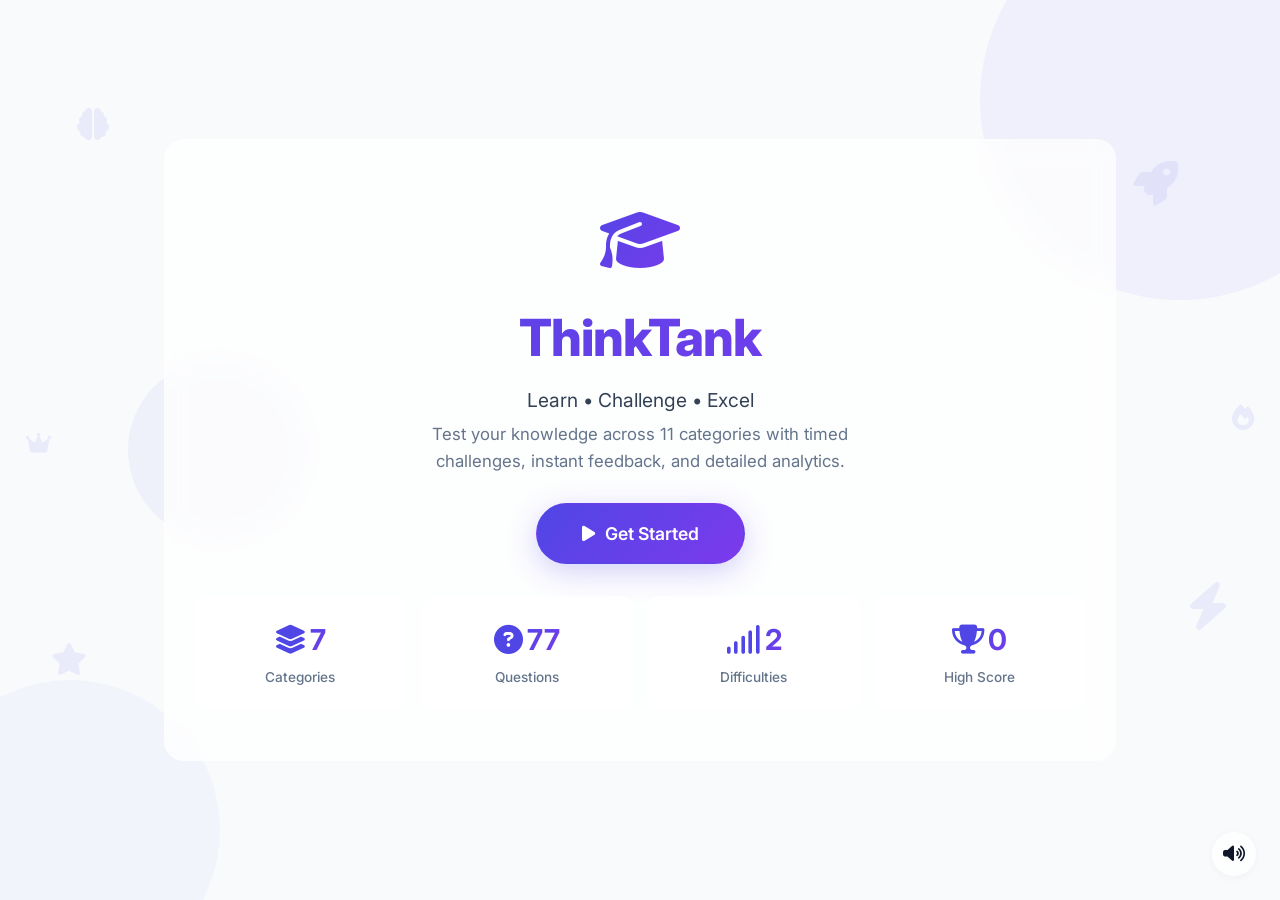
<file: index.html>
<!DOCTYPE html>
<html lang="en">
<head>
    <meta charset="UTF-8" />
    <meta name="viewport" content="width=device-width, initial-scale=1.0" />
    <title>ThinkTank – Advanced Quiz</title>
    <link rel="preconnect" href="https://fonts.googleapis.com" />
    <link rel="preconnect" href="https://fonts.gstatic.com" crossorigin />
    <link href="https://fonts.googleapis.com/css2?family=Inter:opsz,wght@14..32,400;14..32,500;14..32,600;14..32,700;14..32,800&display=swap" rel="stylesheet" />
    <link rel="stylesheet" href="https://cdnjs.cloudflare.com/ajax/libs/font-awesome/6.5.0/css/all.min.css" />
    <link rel="stylesheet" href="style.css" />
</head>
<body>

    <!-- LOADER -->
    <div class="loader-overlay" id="loader">
        <div class="loader-spinner"></div>
    </div>

    <!-- CONFETTI CANVAS -->
    <canvas id="confetti-canvas"></canvas>

    <!-- SOUND TOGGLE -->
    <button class="sound-toggle" id="soundToggle" aria-label="Toggle sound">
        <i class="fas fa-volume-up"></i>
    </button>

    <!-- ============================================
    WELCOME SCREEN
    ============================================ -->
    <section id="welcome-screen" role="main" aria-label="Welcome">
        <div class="bg-shapes">
            <span></span><span></span><span></span>
        </div>
        <div class="floating-icons">
            <i class="fas fa-brain"></i>
            <i class="fas fa-rocket"></i>
            <i class="fas fa-star"></i>
            <i class="fas fa-bolt"></i>
            <i class="fas fa-crown"></i>
            <i class="fas fa-fire"></i>
        </div>
        <div class="container welcome-content">
            <div class="welcome-hero">
                <div class="logo"><i class="fas fa-graduation-cap"></i></div>
                <h1>ThinkTank</h1>
                <p class="tagline">Learn • Challenge • Excel</p>
                <p class="desc">
                    Test your knowledge across 11 categories with timed challenges,
                    instant feedback, and detailed analytics.
                </p>
                <button class="btn btn-primary btn-lg cta-btn animate-float" id="getStartedBtn">
                    <i class="fas fa-play"></i> Get Started
                </button>
                <div class="info-grid">
                    <div class="info-card animate-fade-up delay-1">
                        <div class="icon"><i class="fas fa-layer-group"></i></div>
                        <div class="number" id="infoCategories" data-target="11">0</div>
                        <div class="label">Categories</div>
                    </div>
                    <div class="info-card animate-fade-up delay-2">
                        <div class="icon"><i class="fas fa-question-circle"></i></div>
                        <div class="number" id="infoQuestions" data-target="114">0</div>
                        <div class="label">Questions</div>
                    </div>
                    <div class="info-card animate-fade-up delay-3">
                        <div class="icon"><i class="fas fa-signal"></i></div>
                        <div class="number" id="infoDifficulties" data-target="3">0</div>
                        <div class="label">Difficulties</div>
                    </div>
                    <div class="info-card animate-fade-up delay-4">
                        <div class="icon"><i class="fas fa-trophy"></i></div>
                        <div class="number" id="infoHighScore" data-target="0">0</div>
                        <div class="label">High Score</div>
                    </div>
                </div>
            </div>
        </div>
    </section>

    <!-- ============================================
    PROFILE SETUP
    ============================================ -->
    <section id="profile-screen" class="hidden" role="main" aria-label="Profile Setup">
        <div class="profile-card">
            <h2>👋 Welcome!</h2>
            <p class="sub">Set up your profile and start your quiz journey</p>

            <div class="form-group">
                <label for="playerName">Your Name</label>
                <input type="text" id="playerName" placeholder="Enter your name..." maxlength="30" />
            </div>

            <div class="form-group">
                <label>Choose Avatar</label>
                <div class="avatar-grid" id="avatarGrid">
                    <div class="avatar-option active" data-avatar="🧑‍🎓"><span>🧑‍🎓</span></div>
                    <div class="avatar-option" data-avatar="👩‍💻"><span>👩‍💻</span></div>
                    <div class="avatar-option" data-avatar="🧑‍🔬"><span>🧑‍🔬</span></div>
                    <div class="avatar-option" data-avatar="👨‍🎤"><span>👨‍🎤</span></div>
                    <div class="avatar-option" data-avatar="🧙‍♂️"><span>🧙‍♂️</span></div>
                    <div class="avatar-option" data-avatar="🦸‍♀️"><span>🦸‍♀️</span></div>
                    <div class="avatar-option" data-avatar="🤖"><span>🤖</span></div>
                    <div class="avatar-option" data-avatar="🐱"><span>🐱</span></div>
                </div>
            </div>

            <div class="form-group">
                <label>Theme</label>
                <div class="theme-options" id="themeOptions">
                    <div class="theme-option active" data-theme="light">☀️ Light</div>
                    <div class="theme-option" data-theme="dark">🌙 Dark</div>
                    <div class="theme-option" data-theme="blue">🔵 Blue</div>
                    <div class="theme-option" data-theme="purple">🟣 Purple</div>
                    <div class="theme-option" data-theme="green">🟢 Green</div>
                </div>
            </div>

            <div class="form-group">
                <label for="categorySelect">Quiz Category</label>
                <select id="categorySelect"></select>
            </div>

            <div class="form-group">
                <label for="difficultySelect">Difficulty Level</label>
                <select id="difficultySelect">
                    <option value="Easy">🟢 Easy</option>
                    <option value="Medium" selected>🟡 Medium</option>
                    <option value="Hard">🔴 Hard</option>
                </select>
            </div>

            <button class="btn btn-primary profile-start-btn" id="startQuizBtn">
                <i class="fas fa-flag-checkered"></i> Start Quiz
            </button>

            <!-- Logout button – stays on profile screen after logout -->
            <button class="btn btn-secondary profile-logout-btn" id="profileLogoutBtn">
                <i class="fas fa-sign-out-alt"></i> Logout / Clear Profile
            </button>
        </div>
    </section>

    <!-- ============================================
    CATEGORY DASHBOARD
    ============================================ -->
    <section id="category-screen" class="hidden" role="main" aria-label="Category Dashboard">
        <div class="container">
            <div class="category-header">
                <div class="greeting">👋 Hello, <span id="catGreetingName">Player</span></div>
                <div class="user-badge">
                    <div class="avatar" id="catAvatar">🧑‍🎓</div>
                    <span id="catBadgeName">Player</span>
                    <button class="btn btn-sm btn-secondary" id="catLogoutBtn">
                        <i class="fas fa-sign-out-alt"></i>
                    </button>
                </div>
            </div>
            <div class="category-grid" id="categoryGrid"></div>
        </div>
    </section>

    <!-- ============================================
    QUIZ SCREEN
    ============================================ -->
    <section id="quiz-screen" class="hidden" role="main" aria-label="Quiz">
        <div class="container">
            <div class="quiz-header">
                <div class="user-info">
                    <div class="avatar-sm" id="quizAvatar">🧑‍🎓</div>
                    <span id="quizUserName">Player</span>
                </div>
                <div class="quiz-meta">
                    <span class="meta-item"><i class="fas fa-tag"></i> <span id="quizCategory">Category</span></span>
                    <span class="meta-item"><i class="fas fa-signal"></i> <span id="quizDifficulty">Medium</span></span>
                    <span class="meta-item"><i class="fas fa-hashtag"></i> <span id="quizCurrentQ">1</span>/<span id="quizTotalQ">10</span></span>
                    <span class="meta-item"><i class="fas fa-star"></i> Score: <span id="quizScore">0</span></span>
                    <span class="meta-item"><i class="fas fa-clock"></i> <span id="quizTimerDisplay">20s</span></span>
                </div>
            </div>

            <div class="quiz-main">
                <div class="question-area">
                    <div class="q-header">
                        <span class="q-number" id="qNumberDisplay">Question 1 of 10</span>
                        <div class="q-tags">
                            <span class="badge badge-medium" id="qDifficultyBadge">Medium</span>
                            <span style="font-size:0.65rem;padding:2px 12px;border-radius:60px;font-weight:600;background:var(--bg-glass);color:var(--text-muted);" id="qCategoryBadge">Science</span>
                        </div>
                    </div>
                    <div class="question-text" id="questionText">Loading question...</div>

                    <div class="options-grid" id="optionsGrid"></div>

                    <div class="explanation-panel" id="explanationPanel">
                        <div class="exp-title"><i class="fas fa-lightbulb"></i> Explanation</div>
                        <div class="exp-text" id="explanationText">Explanation here.</div>
                        <div class="exp-fact" id="explanationFact"></div>
                    </div>

                    <div class="quiz-nav">
                        <button class="btn btn-secondary btn-sm" id="prevBtn"><i class="fas fa-chevron-left"></i> Prev</button>
                        <button class="btn btn-secondary btn-sm" id="nextBtn">Next <i class="fas fa-chevron-right"></i></button>
                        <button class="btn btn-warning btn-sm" id="skipBtn"><i class="fas fa-forward"></i> Skip</button>
                        <button class="btn btn-outline btn-sm" id="bookmarkBtn"><i class="fas fa-bookmark"></i> Bookmark</button>
                        <span class="spacer"></span>
                        <button class="btn btn-danger btn-sm" id="submitQuizBtn">
                            <i class="fas fa-check-circle"></i> Submit
                        </button>
                    </div>
                </div>

                <!-- Sidebar -->
                <div class="quiz-sidebar">
                    <div class="timer-card">
                        <div class="timer-ring">
                            <svg viewBox="0 0 100 100">
                                <circle class="bg-circle" cx="50" cy="50" r="42" />
                                <circle class="progress-circle" id="timerCircle" cx="50" cy="50" r="42"
                                stroke-dasharray="263.89" stroke-dashoffset="0" />
                            </svg>
                            <div class="timer-text" id="timerText">20</div>
                        </div>
                        <div class="timer-label">seconds remaining</div>
                    </div>

                    <div class="progress-card">
                        <div class="progress-stats">
                            <span>Progress</span>
                            <span id="progressPercent">0%</span>
                        </div>
                        <div class="progress-bar">
                            <div class="fill" id="progressFill" style="width:0%;"></div>
                        </div>
                        <div class="progress-detail">
                            <span>✅ <span id="progressCorrect">0</span></span>
                            <span>❌ <span id="progressIncorrect">0</span></span>
                            <span>⏭️ <span id="progressSkipped">0</span></span>
                            <span>📌 <span id="progressBookmarked">0</span></span>
                        </div>
                    </div>

                    <div class="bookmark-list" id="bookmarkList">
                        <h4>📌 Bookmarked</h4>
                        <div id="bookmarkItems"><span style="color:var(--text-muted);font-size:0.8rem;">No bookmarks</span></div>
                    </div>
                </div>
            </div>
        </div>
    </section>

    <!-- ============================================
    RESULTS SCREEN
    ============================================ -->
    <section id="results-screen" class="hidden" role="main" aria-label="Results">
        <div class="container">
            <h2 style="font-size:2rem;font-weight:800;margin-bottom:4px;text-align:center;">🎉 Quiz Complete!</h2>
            <p style="text-align:center;color:var(--text-muted);margin-bottom:20px;" id="resultsSubtext">Here's how you performed.</p>
            <div class="results-grid" id="resultsGrid"></div>

            <!-- Category Selector -->
            <div class="category-selector">
                <label style="font-weight:600;color:var(--text-secondary);">New Quiz:</label>
                <select id="resultsCategorySelect"></select>
                <select id="resultsDifficultySelect">
                    <option value="Easy">🟢 Easy</option>
                    <option value="Medium" selected>🟡 Medium</option>
                    <option value="Hard">🔴 Hard</option>
                </select>
                <button class="btn btn-primary btn-sm" id="resultsStartQuizBtn">
                    <i class="fas fa-play"></i> Start
                </button>
            </div>

            <div style="display:flex;gap:10px;flex-wrap:wrap;justify-content:center;margin-top:20px;">
                <button class="btn btn-primary" id="reviewBtn"><i class="fas fa-list"></i> Review</button>
                <button class="btn btn-secondary" id="leaderboardBtn"><i class="fas fa-ranking-star"></i> Leaderboard</button>
                <button class="btn btn-secondary" id="retryBtn"><i class="fas fa-rotate-right"></i> Retry</button>
                <button class="btn btn-secondary" id="homeBtn"><i class="fas fa-home"></i> Home</button>
            </div>
        </div>
    </section>

    <!-- ============================================
    REVIEW SCREEN
    ============================================ -->
    <section id="review-screen" class="hidden" role="main" aria-label="Review Answers">
        <div class="container">
            <div class="flex-between" style="flex-wrap:wrap;gap:10px;margin-bottom:14px;">
                <h2 style="font-size:1.6rem;font-weight:700;">📋 Review Answers</h2>
                <button class="btn btn-secondary btn-sm" id="reviewBackBtn"><i class="fas fa-arrow-left"></i> Back</button>
            </div>
            <div class="review-filters" id="reviewFilters">
                <button class="filter-btn active" data-filter="all">All</button>
                <button class="filter-btn" data-filter="correct">✅ Correct</button>
                <button class="filter-btn" data-filter="incorrect">❌ Incorrect</button>
                <button class="filter-btn" data-filter="skipped">⏭️ Skipped</button>
            </div>
            <div id="reviewList"></div>
        </div>
    </section>

    <!-- ============================================
    LEADERBOARD SCREEN
    ============================================ -->
    <section id="leaderboard-screen" class="hidden" role="main" aria-label="Leaderboard">
        <div class="container">
            <div class="flex-between" style="flex-wrap:wrap;gap:10px;margin-bottom:14px;">
                <h2 style="font-size:1.6rem;font-weight:700;">🏆 Leaderboard</h2>
                <button class="btn btn-secondary btn-sm" id="leaderboardBackBtn"><i class="fas fa-arrow-left"></i> Back</button>
            </div>
            <div class="leaderboard-actions">
                <button class="btn btn-danger btn-sm" id="clearLeaderboardBtn"><i class="fas fa-trash"></i> Clear All</button>
            </div>
            <div id="leaderboardContent">
                <table class="leaderboard-table">
                    <thead><tr><th>#</th><th>Player</th><th>Score</th><th>Category</th><th>Accuracy</th><th>Date</th><th></th></tr></thead>
                    <tbody id="leaderboardBody"></tbody>
                </table>
            </div>
        </div>
    </section>

    <script src="script.js"></script>
</body>
</html>
</file>
<file: style.css>
:root {
    --bg-primary: #f8fafc;
    --bg-secondary: #ffffff;
    --bg-glass: rgba(255, 255, 255, 0.72);
    --bg-glass-border: rgba(255, 255, 255, 0.25);
    --text-primary: #0f172a;
    --text-secondary: #334155;
    --text-muted: #64748b;
    --accent: #4f46e5;
    --accent-light: #818cf8;
    --accent-dark: #4338ca;
    --gradient: linear-gradient(135deg, #4f46e5, #7c3aed);
    --shadow: 0 10px 40px rgba(15, 23, 42, 0.08);
    --shadow-sm: 0 2px 10px rgba(15, 23, 42, 0.04);
    --radius: 20px;
    --radius-sm: 12px;
    --transition: 0.3s cubic-bezier(0.4, 0, 0.2, 1);
    --font: 'Inter', sans-serif;
    --correct: #0f9d58;
    --incorrect: #d93025;
    --warning: #f9ab00;
    --info: #4f46e5;
    --glass-blur: blur(12px);
    --card-bg: rgba(255, 255, 255, 0.75);
    --border-light: rgba(15, 23, 42, 0.06);
}

[data-theme="dark"] {
    --bg-primary: #0f172a;
    --bg-secondary: #1e293b;
    --bg-glass: rgba(30, 41, 59, 0.80);
    --bg-glass-border: rgba(255, 255, 255, 0.06);
    --text-primary: #f8fafc;
    --text-secondary: #cbd5e1;
    --text-muted: #94a3b8;
    --shadow: 0 10px 40px rgba(0, 0, 0, 0.4);
    --shadow-sm: 0 2px 10px rgba(0, 0, 0, 0.3);
    --card-bg: rgba(30, 41, 59, 0.80);
    --border-light: rgba(255, 255, 255, 0.04);
}

[data-theme="blue"] {
    --accent: #2563eb;
    --accent-light: #60a5fa;
    --accent-dark: #1d4ed8;
    --gradient: linear-gradient(135deg, #2563eb, #7c3aed);
}

[data-theme="purple"] {
    --accent: #7c3aed;
    --accent-light: #a78bfa;
    --accent-dark: #6d28d9;
    --gradient: linear-gradient(135deg, #7c3aed, #ec4899);
}

[data-theme="green"] {
    --accent: #059669;
    --accent-light: #34d399;
    --accent-dark: #047857;
    --gradient: linear-gradient(135deg, #059669, #3b82f6);
}

/* ============================================
   RESET & BASE
   ============================================ */
*,
*::before,
*::after {
    margin: 0;
    padding: 0;
    box-sizing: border-box;
}
html {
    scroll-behavior: smooth;
}
body {
    font-family: var(--font);
    background: var(--bg-primary);
    color: var(--text-primary);
    min-height: 100vh;
    transition: background var(--transition), color var(--transition);
    overflow-x: hidden;
    line-height: 1.6;
}
::selection {
    background: var(--accent);
    color: #fff;
}
a {
    text-decoration: none;
    color: inherit;
}
button {
    cursor: pointer;
    font-family: var(--font);
    border: none;
    outline: none;
}
input,
select {
    font-family: var(--font);
    outline: none;
}

.container {
    max-width: 1200px;
    margin: 0 auto;
    padding: 0 24px;
}
.hidden {
    display: none !important;
}
.flex-center {
    display: flex;
    align-items: center;
    justify-content: center;
}
.flex-between {
    display: flex;
    align-items: center;
    justify-content: space-between;
}
.gap-8 {
    gap: 8px;
}
.gap-12 {
    gap: 12px;
}
.gap-16 {
    gap: 16px;
}
.gap-24 {
    gap: 24px;
}
.text-center {
    text-align: center;
}

/* scrollbar */
::-webkit-scrollbar {
    width: 5px;
}
::-webkit-scrollbar-track {
    background: var(--bg-primary);
}
::-webkit-scrollbar-thumb {
    background: var(--accent);
    border-radius: 10px;
}

/* ============================================
   ANIMATIONS
   ============================================ */
@keyframes fadeInUp {
    from {
        opacity: 0;
        transform: translateY(40px);
    }
    to {
        opacity: 1;
        transform: translateY(0);
    }
}
@keyframes fadeIn {
    from {
        opacity: 0;
    }
    to {
        opacity: 1;
    }
}
@keyframes float {
    0%,
    100% {
        transform: translateY(0px);
    }
    50% {
        transform: translateY(-16px);
    }
}
@keyframes pulse {
    0%,
    100% {
        transform: scale(1);
    }
    50% {
        transform: scale(1.05);
    }
}
@keyframes spin {
    to {
        transform: rotate(360deg);
    }
}
@keyframes shake {
    0%,
    100% {
        transform: translateX(0);
    }
    25% {
        transform: translateX(-8px);
    }
    75% {
        transform: translateX(8px);
    }
}
@keyframes slideIn {
    from {
        opacity: 0;
        transform: translateX(30px);
    }
    to {
        opacity: 1;
        transform: translateX(0);
    }
}
@keyframes countPulse {
    0%,
    100% {
        transform: scale(1);
    }
    50% {
        transform: scale(1.08);
    }
}
.animate-fade-up {
    animation: fadeInUp 0.7s ease forwards;
}
.animate-fade {
    animation: fadeIn 0.5s ease forwards;
}
.animate-float {
    animation: float 4s ease-in-out infinite;
}
.animate-slide {
    animation: slideIn 0.4s ease forwards;
}
.delay-1 {
    animation-delay: 0.1s;
}
.delay-2 {
    animation-delay: 0.2s;
}
.delay-3 {
    animation-delay: 0.3s;
}
.delay-4 {
    animation-delay: 0.4s;
}
.delay-5 {
    animation-delay: 0.5s;
}

/* ============================================
   GLASSMORPHISM
   ============================================ */
.glass {
    background: var(--bg-glass);
    backdrop-filter: var(--glass-blur);
    -webkit-backdrop-filter: var(--glass-blur);
    border: 1px solid var(--bg-glass-border);
    border-radius: var(--radius);
    box-shadow: var(--shadow-sm);
}

/* ============================================
   BUTTONS
   ============================================ */
.btn {
    display: inline-flex;
    align-items: center;
    justify-content: center;
    gap: 10px;
    padding: 14px 32px;
    border-radius: 60px;
    font-weight: 600;
    font-size: 1rem;
    transition: all var(--transition);
    background: var(--bg-secondary);
    color: var(--text-primary);
    border: 2px solid transparent;
    position: relative;
}
.btn-primary {
    background: var(--gradient);
    color: #fff;
    box-shadow: 0 8px 30px rgba(79, 70, 229, 0.25);
}
.btn-primary:hover {
    transform: translateY(-3px);
    box-shadow: 0 12px 40px rgba(79, 70, 229, 0.35);
}
.btn-secondary {
    background: var(--bg-glass);
    border: 1px solid var(--bg-glass-border);
    color: var(--text-primary);
}
.btn-secondary:hover {
    background: var(--accent);
    color: #fff;
    border-color: var(--accent);
}
.btn-success {
    background: var(--correct);
    color: #fff;
}
.btn-danger {
    background: var(--incorrect);
    color: #fff;
}
.btn-warning {
    background: var(--warning);
    color: #fff;
}
.btn-outline {
    background: transparent;
    border: 2px solid var(--accent);
    color: var(--accent);
}
.btn-outline:hover {
    background: var(--accent);
    color: #fff;
}
.btn-sm {
    padding: 8px 18px;
    font-size: 0.85rem;
}
.btn-lg {
    padding: 18px 44px;
    font-size: 1.1rem;
}
.btn:disabled {
    opacity: 0.5;
    cursor: not-allowed;
    transform: none !important;
}

/* ============================================
   WELCOME SCREEN
   ============================================ */
#welcome-screen {
    min-height: 100vh;
    display: flex;
    align-items: center;
    justify-content: center;
    padding: 40px 0;
    position: relative;
    overflow: hidden;
}
#welcome-screen .bg-shapes {
    position: absolute;
    inset: 0;
    pointer-events: none;
    overflow: hidden;
    z-index: 0;
}
#welcome-screen .bg-shapes span {
    position: absolute;
    border-radius: 50%;
    opacity: 0.05;
    background: var(--accent);
}
#welcome-screen .bg-shapes span:nth-child(1) {
    width: 400px;
    height: 400px;
    top: -100px;
    right: -100px;
    animation: float 8s ease-in-out infinite;
}
#welcome-screen .bg-shapes span:nth-child(2) {
    width: 300px;
    height: 300px;
    bottom: -80px;
    left: -80px;
    animation: float 10s ease-in-out infinite reverse;
    background: var(--accent-light);
}
#welcome-screen .bg-shapes span:nth-child(3) {
    width: 180px;
    height: 180px;
    top: 40%;
    left: 10%;
    animation: float 6s ease-in-out infinite 1s;
    background: var(--accent-dark);
}
.welcome-content {
    position: relative;
    z-index: 1;
    width: 100%;
    max-width: 1000px;
}
.welcome-hero {
    text-align: center;
    padding: 50px 30px;
    background: var(--card-bg);
    border-radius: var(--radius);
    backdrop-filter: var(--glass-blur);
    border: 1px solid var(--bg-glass-border);
}
.welcome-hero .logo {
    font-size: 4rem;
    background: var(--gradient);
    -webkit-background-clip: text;
    -webkit-text-fill-color: transparent;
    background-clip: text;
    margin-bottom: 4px;
    display: inline-block;
}
.welcome-hero h1 {
    font-size: 3.2rem;
    font-weight: 800;
    letter-spacing: -1px;
    background: var(--gradient);
    -webkit-background-clip: text;
    -webkit-text-fill-color: transparent;
    background-clip: text;
    margin-bottom: 6px;
}
.welcome-hero .tagline {
    font-size: 1.2rem;
    color: var(--text-secondary);
    margin-bottom: 6px;
}
.welcome-hero .desc {
    color: var(--text-muted);
    max-width: 500px;
    margin: 0 auto 28px;
    font-size: 1.05rem;
}
.info-grid {
    display: grid;
    grid-template-columns: repeat(auto-fit, minmax(160px, 1fr));
    gap: 16px;
    margin-top: 32px;
}
.info-card {
    padding: 20px 16px;
    text-align: center;
    background: var(--card-bg);
    border-radius: var(--radius-sm);
    backdrop-filter: var(--glass-blur);
    border: 1px solid var(--bg-glass-border);
    transition: all 0.4s cubic-bezier(0.34, 1.56, 0.64, 1);
    position: relative;
    overflow: hidden;
    cursor: default;
}
.info-card::before {
    content: '';
    position: absolute;
    top: 0;
    left: 0;
    right: 0;
    bottom: 0;
    background: var(--gradient);
    opacity: 0;
    transition: opacity 0.4s ease;
    z-index: 0;
    border-radius: var(--radius-sm);
}
.info-card:hover::before {
    opacity: 0.06;
}
.info-card>* {
    position: relative;
    z-index: 1;
}
.info-card:hover {
    transform: translateY(-10px) scale(1.03);
    border-color: var(--accent);
    box-shadow: 0 20px 60px rgba(79, 70, 229, 0.15);
    background: var(--bg-glass);
}
.info-card .icon {
    font-size: 1.8rem;
    color: var(--accent);
    margin-bottom: 4px;
    display: inline-block;
    transition: transform 0.4s cubic-bezier(0.34, 1.56, 0.64, 1);
}
.info-card:hover .icon {
    animation: float 1.5s ease-in-out infinite;
    color: var(--accent-dark);
}
.info-card .number {
    font-size: 1.8rem;
    font-weight: 700;
    transition: all 0.4s ease;
    display: inline-block;
    background: var(--gradient);
    -webkit-background-clip: text;
    -webkit-text-fill-color: transparent;
    background-clip: text;
}
.info-card:hover .number {
    transform: scale(1.1);
    animation: countPulse 1s ease-in-out infinite;
}
.info-card .label {
    font-size: 0.85rem;
    color: var(--text-muted);
    font-weight: 500;
}
.floating-icons {
    position: absolute;
    inset: 0;
    pointer-events: none;
    z-index: 0;
}
.floating-icons i {
    position: absolute;
    font-size: 2rem;
    color: var(--accent);
    opacity: 0.08;
    animation: float 6s ease-in-out infinite;
}
.floating-icons i:nth-child(1) {
    top: 12%;
    left: 6%;
    animation-delay: 0s;
}
.floating-icons i:nth-child(2) {
    top: 18%;
    right: 8%;
    animation-delay: 1.2s;
    font-size: 2.8rem;
}
.floating-icons i:nth-child(3) {
    bottom: 25%;
    left: 4%;
    animation-delay: 2.4s;
}
.floating-icons i:nth-child(4) {
    bottom: 30%;
    right: 4%;
    animation-delay: 0.6s;
    font-size: 3rem;
}
.floating-icons i:nth-child(5) {
    top: 48%;
    left: 2%;
    animation-delay: 1.8s;
    font-size: 1.4rem;
}
.floating-icons i:nth-child(6) {
    top: 45%;
    right: 2%;
    animation-delay: 3s;
    font-size: 1.6rem;
}

/* ============================================
   PROFILE SETUP
   ============================================ */
#profile-screen {
    min-height: 100vh;
    display: flex;
    align-items: center;
    justify-content: center;
    padding: 40px 20px;
}
.profile-card {
    max-width: 560px;
    width: 100%;
    padding: 40px 36px;
    background: var(--card-bg);
    border-radius: var(--radius);
    backdrop-filter: var(--glass-blur);
    border: 1px solid var(--bg-glass-border);
    box-shadow: var(--shadow);
}
.profile-card h2 {
    font-size: 1.8rem;
    font-weight: 700;
    margin-bottom: 4px;
}
.profile-card .sub {
    color: var(--text-muted);
    margin-bottom: 24px;
    font-size: 0.95rem;
}
.form-group {
    margin-bottom: 18px;
}
.form-group label {
    display: block;
    font-weight: 600;
    font-size: 0.9rem;
    margin-bottom: 5px;
    color: var(--text-secondary);
}
.form-group input,
.form-group select {
    width: 100%;
    padding: 12px 16px;
    border-radius: var(--radius-sm);
    border: 2px solid var(--bg-glass-border);
    background: var(--bg-secondary);
    color: var(--text-primary);
    font-size: 1rem;
    transition: border var(--transition);
}
.form-group input:focus,
.form-group select:focus {
    border-color: var(--accent);
    box-shadow: 0 0 0 4px rgba(79, 70, 229, 0.10);
}
.avatar-grid {
    display: flex;
    gap: 10px;
    flex-wrap: wrap;
}
.avatar-option {
    width: 52px;
    height: 52px;
    border-radius: 50%;
    border: 3px solid transparent;
    cursor: pointer;
    transition: all var(--transition);
    display: flex;
    align-items: center;
    justify-content: center;
    font-size: 1.6rem;
    background: var(--bg-glass);
    position: relative;
}
.avatar-option:hover {
    transform: scale(1.08);
}
.avatar-option.active {
    border-color: var(--accent);
    box-shadow: 0 0 0 4px rgba(79, 70, 229, 0.15);
}
.avatar-option .check {
    position: absolute;
    bottom: -4px;
    right: -4px;
    background: var(--accent);
    color: #fff;
    border-radius: 50%;
    width: 18px;
    height: 18px;
    font-size: 0.5rem;
    display: flex;
    align-items: center;
    justify-content: center;
}
.theme-options {
    display: flex;
    gap: 8px;
    flex-wrap: wrap;
}
.theme-option {
    padding: 6px 16px;
    border-radius: 60px;
    border: 2px solid var(--bg-glass-border);
    background: var(--bg-secondary);
    color: var(--text-primary);
    font-weight: 500;
    font-size: 0.8rem;
    transition: all var(--transition);
    cursor: pointer;
}
.theme-option:hover {
    transform: scale(1.04);
}
.theme-option.active {
    border-color: var(--accent);
    background: var(--accent);
    color: #fff;
}
.profile-start-btn {
    width: 100%;
    margin-top: 8px;
}
.profile-logout-btn {
    width: 100%;
    margin-top: 12px;
}

/* ============================================
   CATEGORY DASHBOARD
   ============================================ */
#category-screen {
    padding: 40px 0 60px;
    min-height: 100vh;
}
.category-header {
    display: flex;
    align-items: center;
    justify-content: space-between;
    flex-wrap: wrap;
    gap: 16px;
    margin-bottom: 32px;
}
.category-header .greeting {
    font-size: 1.6rem;
    font-weight: 700;
}
.category-header .greeting span {
    background: var(--gradient);
    -webkit-background-clip: text;
    -webkit-text-fill-color: transparent;
    background-clip: text;
}
.category-header .user-badge {
    display: flex;
    align-items: center;
    gap: 12px;
    padding: 8px 16px 8px 8px;
    border-radius: 60px;
    background: var(--card-bg);
    border: 1px solid var(--bg-glass-border);
}
.category-header .user-badge .avatar {
    width: 40px;
    height: 40px;
    border-radius: 50%;
    display: flex;
    align-items: center;
    justify-content: center;
    font-size: 1.4rem;
    background: var(--accent);
    color: #fff;
}
.category-grid {
    display: grid;
    grid-template-columns: repeat(auto-fill, minmax(250px, 1fr));
    gap: 20px;
}
.category-card {
    padding: 24px 20px;
    background: var(--card-bg);
    border-radius: var(--radius);
    backdrop-filter: var(--glass-blur);
    border: 1px solid var(--bg-glass-border);
    transition: all var(--transition);
    cursor: pointer;
    position: relative;
    overflow: hidden;
}
.category-card:hover {
    transform: translateY(-6px) scale(1.01);
    box-shadow: var(--shadow);
    border-color: var(--accent);
}
.category-card .cat-icon {
    font-size: 2.2rem;
    color: var(--accent);
    margin-bottom: 6px;
    display: block;
}
.category-card .cat-name {
    font-size: 1.1rem;
    font-weight: 700;
}
.category-card .cat-meta {
    display: flex;
    gap: 10px;
    flex-wrap: wrap;
    margin-top: 6px;
    font-size: 0.75rem;
    color: var(--text-muted);
}
.category-card .cat-meta .badge {
    padding: 2px 12px;
    border-radius: 60px;
    font-weight: 600;
    font-size: 0.65rem;
    text-transform: uppercase;
}
.badge-easy {
    background: #d1fae5;
    color: #065f46;
}
.badge-medium {
    background: #fef3c7;
    color: #92400e;
}
.badge-hard {
    background: #fee2e2;
    color: #991b1b;
}
.category-card .completion {
    margin-top: 10px;
    font-size: 0.75rem;
    color: var(--text-muted);
}
.category-card .completion .bar {
    height: 4px;
    background: var(--bg-glass-border);
    border-radius: 10px;
    overflow: hidden;
    margin-top: 4px;
}
.category-card .completion .bar .fill {
    height: 100%;
    background: var(--gradient);
    border-radius: 10px;
    transition: width 0.6s ease;
}
.category-card .best-score {
    position: absolute;
    top: 14px;
    right: 14px;
    font-size: 0.7rem;
    color: var(--text-muted);
    background: var(--bg-glass);
    padding: 4px 12px;
    border-radius: 60px;
}

/* ============================================
   QUIZ INTERFACE
   ============================================ */
#quiz-screen {
    padding: 20px 0 40px;
    min-height: 100vh;
}
.quiz-header {
    display: flex;
    flex-wrap: wrap;
    align-items: center;
    justify-content: space-between;
    gap: 12px;
    padding: 14px 24px;
    background: var(--card-bg);
    border-radius: var(--radius);
    backdrop-filter: var(--glass-blur);
    border: 1px solid var(--bg-glass-border);
    margin-bottom: 24px;
}
.quiz-header .user-info {
    display: flex;
    align-items: center;
    gap: 10px;
}
.quiz-header .user-info .avatar-sm {
    width: 34px;
    height: 34px;
    border-radius: 50%;
    display: flex;
    align-items: center;
    justify-content: center;
    font-size: 1.1rem;
    background: var(--accent);
    color: #fff;
}
.quiz-header .quiz-meta {
    display: flex;
    align-items: center;
    gap: 16px;
    flex-wrap: wrap;
    font-size: 0.85rem;
}
.quiz-header .quiz-meta .meta-item {
    display: flex;
    align-items: center;
    gap: 5px;
    color: var(--text-secondary);
}
.quiz-header .quiz-meta .meta-item i {
    color: var(--accent);
}

.quiz-main {
    display: grid;
    grid-template-columns: 1fr 260px;
    gap: 24px;
}
.quiz-main .question-area {
    background: var(--card-bg);
    border-radius: var(--radius);
    backdrop-filter: var(--glass-blur);
    border: 1px solid var(--bg-glass-border);
    padding: 28px 24px;
}
.question-area .q-header {
    display: flex;
    justify-content: space-between;
    align-items: flex-start;
    flex-wrap: wrap;
    gap: 10px;
    margin-bottom: 14px;
}
.question-area .q-header .q-number {
    font-weight: 700;
    font-size: 0.85rem;
    color: var(--accent);
    background: rgba(79, 70, 229, 0.08);
    padding: 4px 14px;
    border-radius: 60px;
}
.question-area .q-header .q-tags {
    display: flex;
    gap: 6px;
    flex-wrap: wrap;
}
.question-area .q-header .q-tags span {
    font-size: 0.65rem;
    padding: 2px 12px;
    border-radius: 60px;
    font-weight: 600;
    text-transform: uppercase;
}
.question-area .question-text {
    font-size: 1.25rem;
    font-weight: 600;
    line-height: 1.5;
    margin-bottom: 20px;
}
.options-grid {
    display: grid;
    grid-template-columns: 1fr 1fr;
    gap: 10px;
}
.option-btn {
    padding: 12px 16px;
    border-radius: var(--radius-sm);
    border: 2px solid var(--bg-glass-border);
    background: var(--bg-secondary);
    color: var(--text-primary);
    font-size: 0.95rem;
    text-align: left;
    transition: all 0.2s ease;
    display: flex;
    align-items: center;
    gap: 10px;
    position: relative;
}
.option-btn:hover:not(.disabled) {
    border-color: var(--accent);
    transform: translateX(4px);
}
.option-btn .letter {
    width: 30px;
    height: 30px;
    border-radius: 50%;
    background: var(--bg-glass);
    display: flex;
    align-items: center;
    justify-content: center;
    font-weight: 700;
    font-size: 0.8rem;
    flex-shrink: 0;
    color: var(--text-secondary);
}
.option-btn.selected {
    border-color: var(--accent);
    background: rgba(79, 70, 229, 0.06);
}
.option-btn.correct {
    border-color: var(--correct);
    background: rgba(15, 157, 88, 0.10);
}
.option-btn.correct .letter {
    background: var(--correct);
    color: #fff;
}
.option-btn.incorrect {
    border-color: var(--incorrect);
    background: rgba(217, 48, 37, 0.10);
}
.option-btn.incorrect .letter {
    background: var(--incorrect);
    color: #fff;
}
.option-btn.disabled {
    cursor: default;
    opacity: 0.7;
}
.option-btn .check-icon {
    margin-left: auto;
    font-size: 1rem;
}

.explanation-panel {
    margin-top: 18px;
    padding: 16px 18px;
    border-radius: var(--radius-sm);
    background: var(--bg-glass);
    border-left: 4px solid var(--accent);
    display: none;
    animation: fadeIn 0.4s ease;
}
.explanation-panel.show {
    display: block;
}
.explanation-panel .exp-title {
    font-weight: 700;
    font-size: 0.85rem;
    color: var(--accent);
    margin-bottom: 4px;
}
.explanation-panel .exp-text {
    color: var(--text-secondary);
    font-size: 0.9rem;
}
.explanation-panel .exp-fact {
    margin-top: 4px;
    font-size: 0.8rem;
    color: var(--text-muted);
    font-style: italic;
}

.quiz-nav {
    display: flex;
    flex-wrap: wrap;
    gap: 8px;
    margin-top: 20px;
    padding-top: 16px;
    border-top: 1px solid var(--bg-glass-border);
}
.quiz-nav .spacer {
    flex: 1;
}

/* Sidebar */
.quiz-sidebar {
    display: flex;
    flex-direction: column;
    gap: 16px;
}
.timer-card {
    background: var(--card-bg);
    border-radius: var(--radius);
    padding: 20px 16px;
    text-align: center;
    backdrop-filter: var(--glass-blur);
    border: 1px solid var(--bg-glass-border);
}
.timer-card .timer-ring {
    position: relative;
    width: 100px;
    height: 100px;
    margin: 0 auto 8px;
}
.timer-card .timer-ring svg {
    transform: rotate(-90deg);
    width: 100px;
    height: 100px;
}
.timer-card .timer-ring .bg-circle {
    fill: none;
    stroke: var(--bg-glass-border);
    stroke-width: 5;
}
.timer-card .timer-ring .progress-circle {
    fill: none;
    stroke: var(--correct);
    stroke-width: 5;
    stroke-linecap: round;
    transition: stroke-dashoffset 0.5s ease, stroke 0.3s ease;
}
.timer-card .timer-ring .timer-text {
    position: absolute;
    inset: 0;
    display: flex;
    align-items: center;
    justify-content: center;
    font-size: 1.8rem;
    font-weight: 700;
}
.timer-card .timer-label {
    color: var(--text-muted);
    font-size: 0.8rem;
}

.progress-card {
    background: var(--card-bg);
    border-radius: var(--radius);
    padding: 16px 18px;
    backdrop-filter: var(--glass-blur);
    border: 1px solid var(--bg-glass-border);
}
.progress-card .progress-stats {
    display: flex;
    justify-content: space-between;
    font-size: 0.8rem;
    color: var(--text-secondary);
    margin-bottom: 4px;
}
.progress-card .progress-bar {
    height: 5px;
    background: var(--bg-glass-border);
    border-radius: 10px;
    overflow: hidden;
}
.progress-card .progress-bar .fill {
    height: 100%;
    background: var(--gradient);
    border-radius: 10px;
    transition: width 0.6s ease;
}
.progress-card .progress-detail {
    margin-top: 8px;
    display: flex;
    gap: 12px;
    flex-wrap: wrap;
    font-size: 0.75rem;
    color: var(--text-muted);
}

.bookmark-list {
    background: var(--card-bg);
    border-radius: var(--radius);
    padding: 14px 16px;
    backdrop-filter: var(--glass-blur);
    border: 1px solid var(--bg-glass-border);
    max-height: 180px;
    overflow-y: auto;
}
.bookmark-list h4 {
    font-size: 0.85rem;
    margin-bottom: 6px;
    color: var(--text-secondary);
}
.bookmark-list .bookmark-item {
    display: flex;
    justify-content: space-between;
    align-items: center;
    padding: 5px 0;
    border-bottom: 1px solid var(--bg-glass-border);
    font-size: 0.8rem;
}
.bookmark-list .bookmark-item .b-num {
    font-weight: 600;
    color: var(--accent);
}

/* ============================================
   RESULTS
   ============================================ */
#results-screen {
    padding: 40px 0 60px;
    min-height: 100vh;
}
.results-grid {
    display: grid;
    grid-template-columns: 1fr 1fr;
    gap: 20px;
}
.results-grid .stat-card {
    background: var(--card-bg);
    border-radius: var(--radius);
    padding: 20px;
    backdrop-filter: var(--glass-blur);
    border: 1px solid var(--bg-glass-border);
    text-align: center;
}
.stat-card .stat-number {
    font-size: 2.2rem;
    font-weight: 800;
    background: var(--gradient);
    -webkit-background-clip: text;
    -webkit-text-fill-color: transparent;
    background-clip: text;
}
.stat-card .stat-label {
    color: var(--text-muted);
    font-size: 0.85rem;
}
.stat-card .stat-icon {
    font-size: 1.8rem;
    color: var(--accent);
    margin-bottom: 2px;
}
.results-chart {
    grid-column: 1 / -1;
    background: var(--card-bg);
    border-radius: var(--radius);
    padding: 20px;
    backdrop-filter: var(--glass-blur);
    border: 1px solid var(--bg-glass-border);
}
.results-chart .chart-bars {
    display: flex;
    justify-content: center;
    align-items: flex-end;
    gap: 32px;
    height: 140px;
    padding-top: 16px;
}
.results-chart .chart-bars .bar-item {
    display: flex;
    flex-direction: column;
    align-items: center;
    gap: 4px;
}
.results-chart .chart-bars .bar-item .bar {
    width: 40px;
    border-radius: 6px 6px 0 0;
    transition: height 0.8s ease;
    min-height: 4px;
}
.results-chart .chart-bars .bar-item .bar.correct-bar {
    background: var(--correct);
}
.results-chart .chart-bars .bar-item .bar.incorrect-bar {
    background: var(--incorrect);
}
.results-chart .chart-bars .bar-item .bar.skipped-bar {
    background: var(--warning);
}
.results-chart .chart-bars .bar-item .bar-label {
    font-size: 0.7rem;
    color: var(--text-muted);
}
.performance-msg {
    grid-column: 1 / -1;
    padding: 20px;
    border-radius: var(--radius);
    text-align: center;
    font-size: 1.1rem;
    font-weight: 700;
    background: var(--card-bg);
    border: 2px solid var(--accent);
}
.achievements-grid {
    grid-column: 1 / -1;
    display: flex;
    flex-wrap: wrap;
    gap: 10px;
    justify-content: center;
}
.achievement-badge {
    padding: 6px 18px;
    border-radius: 60px;
    background: var(--bg-glass);
    border: 1px solid var(--bg-glass-border);
    font-weight: 600;
    font-size: 0.8rem;
    display: flex;
    align-items: center;
    gap: 6px;
}
.achievement-badge i {
    color: var(--warning);
}

/* Category selector on results */
.category-selector {
    display: flex;
    flex-wrap: wrap;
    gap: 12px;
    align-items: center;
    justify-content: center;
    margin-bottom: 16px;
    padding: 16px 20px;
    background: var(--card-bg);
    border-radius: var(--radius);
    backdrop-filter: var(--glass-blur);
    border: 1px solid var(--bg-glass-border);
}
.category-selector select {
    padding: 10px 16px;
    border-radius: var(--radius-sm);
    border: 2px solid var(--bg-glass-border);
    background: var(--bg-secondary);
    color: var(--text-primary);
    font-size: 0.95rem;
    min-width: 180px;
}
.category-selector select:focus {
    border-color: var(--accent);
}

/* ============================================
   REVIEW
   ============================================ */
#review-screen {
    padding: 40px 0 60px;
    min-height: 100vh;
}
.review-filters {
    display: flex;
    gap: 8px;
    flex-wrap: wrap;
    margin-bottom: 16px;
}
.review-filters .filter-btn {
    padding: 6px 18px;
    border-radius: 60px;
    border: 2px solid var(--bg-glass-border);
    background: transparent;
    color: var(--text-secondary);
    font-weight: 500;
    transition: all var(--transition);
}
.review-filters .filter-btn.active {
    border-color: var(--accent);
    background: var(--accent);
    color: #fff;
}
.review-item {
    background: var(--card-bg);
    border-radius: var(--radius-sm);
    padding: 16px 18px;
    margin-bottom: 10px;
    border-left: 4px solid var(--bg-glass-border);
    backdrop-filter: var(--glass-blur);
    border: 1px solid var(--bg-glass-border);
}
.review-item .r-q {
    font-weight: 600;
    margin-bottom: 2px;
}
.review-item .r-answers {
    font-size: 0.85rem;
    color: var(--text-secondary);
}
.review-item .r-answers .r-correct {
    color: var(--correct);
    font-weight: 600;
}
.review-item .r-answers .r-wrong {
    color: var(--incorrect);
    font-weight: 600;
}
.review-item .r-answers .r-skipped {
    color: var(--warning);
    font-weight: 600;
}
.review-item .r-exp {
    margin-top: 4px;
    font-size: 0.8rem;
    color: var(--text-muted);
    font-style: italic;
}

/* ============================================
   LEADERBOARD
   ============================================ */
#leaderboard-screen {
    padding: 40px 0 60px;
    min-height: 100vh;
}
.leaderboard-table {
    width: 100%;
    border-collapse: collapse;
    background: var(--card-bg);
    border-radius: var(--radius);
    overflow: hidden;
    backdrop-filter: var(--glass-blur);
    border: 1px solid var(--bg-glass-border);
}
.leaderboard-table th {
    background: var(--accent);
    color: #fff;
    padding: 12px 16px;
    text-align: left;
    font-weight: 600;
}
.leaderboard-table td {
    padding: 10px 16px;
    border-bottom: 1px solid var(--bg-glass-border);
    color: var(--text-secondary);
    vertical-align: middle;
}
.leaderboard-table tr:hover td {
    background: rgba(79, 70, 229, 0.04);
}
.leaderboard-table .rank {
    font-weight: 700;
    color: var(--accent);
}
.leaderboard-table .delete-btn {
    background: transparent;
    color: var(--incorrect);
    border: none;
    padding: 4px 8px;
    font-size: 1rem;
    transition: transform 0.2s;
    cursor: pointer;
}
.leaderboard-table .delete-btn:hover {
    transform: scale(1.2);
}
.leaderboard-actions {
    display: flex;
    gap: 12px;
    flex-wrap: wrap;
    margin-bottom: 16px;
    align-items: center;
}

/* ============================================
   CONFETTI CANVAS
   ============================================ */
#confetti-canvas {
    position: fixed;
    top: 0;
    left: 0;
    width: 100%;
    height: 100%;
    pointer-events: none;
    z-index: 9999;
}

/* ============================================
   LOADER
   ============================================ */
.loader-overlay {
    position: fixed;
    inset: 0;
    background: var(--bg-primary);
    display: flex;
    align-items: center;
    justify-content: center;
    z-index: 10000;
    transition: opacity 0.5s ease;
}
.loader-overlay.hide {
    opacity: 0;
    pointer-events: none;
}
.loader-spinner {
    width: 48px;
    height: 48px;
    border-radius: 50%;
    border: 5px solid var(--bg-glass-border);
    border-top-color: var(--accent);
    animation: spin 0.8s linear infinite;
}

/* ============================================
   SOUND TOGGLE
   ============================================ */
.sound-toggle {
    position: fixed;
    bottom: 24px;
    right: 24px;
    z-index: 1000;
    width: 44px;
    height: 44px;
    border-radius: 50%;
    background: var(--card-bg);
    backdrop-filter: var(--glass-blur);
    border: 1px solid var(--bg-glass-border);
    display: flex;
    align-items: center;
    justify-content: center;
    font-size: 1.1rem;
    color: var(--text-primary);
    transition: all var(--transition);
    box-shadow: var(--shadow-sm);
}
.sound-toggle:hover {
    transform: scale(1.08);
}

/* ============================================
   RESPONSIVE
   ============================================ */
@media (max-width: 1024px) {
    .quiz-main {
        grid-template-columns: 1fr;
    }
    .results-grid {
        grid-template-columns: 1fr 1fr;
    }
}
@media (max-width: 768px) {
    .welcome-hero h1 {
        font-size: 2.2rem;
    }
    .welcome-hero .logo {
        font-size: 3rem;
    }
    .info-grid {
        grid-template-columns: 1fr 1fr;
    }
    .category-grid {
        grid-template-columns: 1fr 1fr;
    }
    .options-grid {
        grid-template-columns: 1fr;
    }
    .results-grid {
        grid-template-columns: 1fr;
    }
    .quiz-header {
        flex-direction: column;
        align-items: stretch;
    }
    .quiz-header .quiz-meta {
        justify-content: space-between;
    }
    .profile-card {
        padding: 28px 20px;
    }
    .results-chart .chart-bars {
        gap: 16px;
        height: 100px;
    }
    .results-chart .chart-bars .bar-item .bar {
        width: 28px;
    }
    .category-selector {
        flex-direction: column;
        align-items: stretch;
    }
    .category-selector select {
        width: 100%;
    }
}
@media (max-width: 480px) {
    .welcome-hero h1 {
        font-size: 1.8rem;
    }
    .info-grid {
        grid-template-columns: 1fr 1fr;
        gap: 10px;
    }
    .info-card {
        padding: 14px 10px;
    }
    .info-card .number {
        font-size: 1.3rem;
    }
    .category-grid {
        grid-template-columns: 1fr;
    }
    .category-header {
        flex-direction: column;
        align-items: stretch;
    }
    .quiz-header .quiz-meta {
        font-size: 0.75rem;
        gap: 8px;
    }
    .question-area .question-text {
        font-size: 1.05rem;
    }
    .btn {
        padding: 10px 18px;
        font-size: 0.85rem;
    }
    .timer-card .timer-ring {
        width: 80px;
        height: 80px;
    }
    .timer-card .timer-ring svg {
        width: 80px;
        height: 80px;
    }
    .timer-card .timer-ring .timer-text {
        font-size: 1.4rem;
    }
    .floating-icons {
        display: none;
    }
    .profile-card {
        padding: 18px 14px;
    }
    .avatar-option {
        width: 40px;
        height: 40px;
        font-size: 1.2rem;
    }
    .quiz-main .question-area {
        padding: 18px 14px;
    }
    .quiz-nav .spacer {
        display: none;
    }
    .quiz-nav {
        justify-content: center;
    }
    .results-grid .stat-card {
        padding: 14px;
    }
    .stat-card .stat-number {
        font-size: 1.8rem;
    }
}

/* ============================================
   HIGH CONTRAST
   ============================================ */
[data-contrast="high"] {
    --bg-primary: #000;
    --bg-secondary: #1a1a1a;
    --bg-glass: rgba(0, 0, 0, 0.85);
    --text-primary: #fff;
    --text-secondary: #ddd;
    --text-muted: #aaa;
    --card-bg: rgba(0, 0, 0, 0.80);
    --bg-glass-border: rgba(255, 255, 255, 0.15);
    --accent: #ffcc00;
    --accent-light: #ffdd44;
    --accent-dark: #e6b800;
    --gradient: linear-gradient(135deg, #ffcc00, #ff8800);
}
[data-contrast="high"] .badge-easy {
    background: #1a3a2a;
    color: #8fdfb0;
}
[data-contrast="high"] .badge-medium {
    background: #3a2a0a;
    color: #ffcc44;
}
[data-contrast="high"] .badge-hard {
    background: #3a0a0a;
    color: #ff6666;
}
</file>
